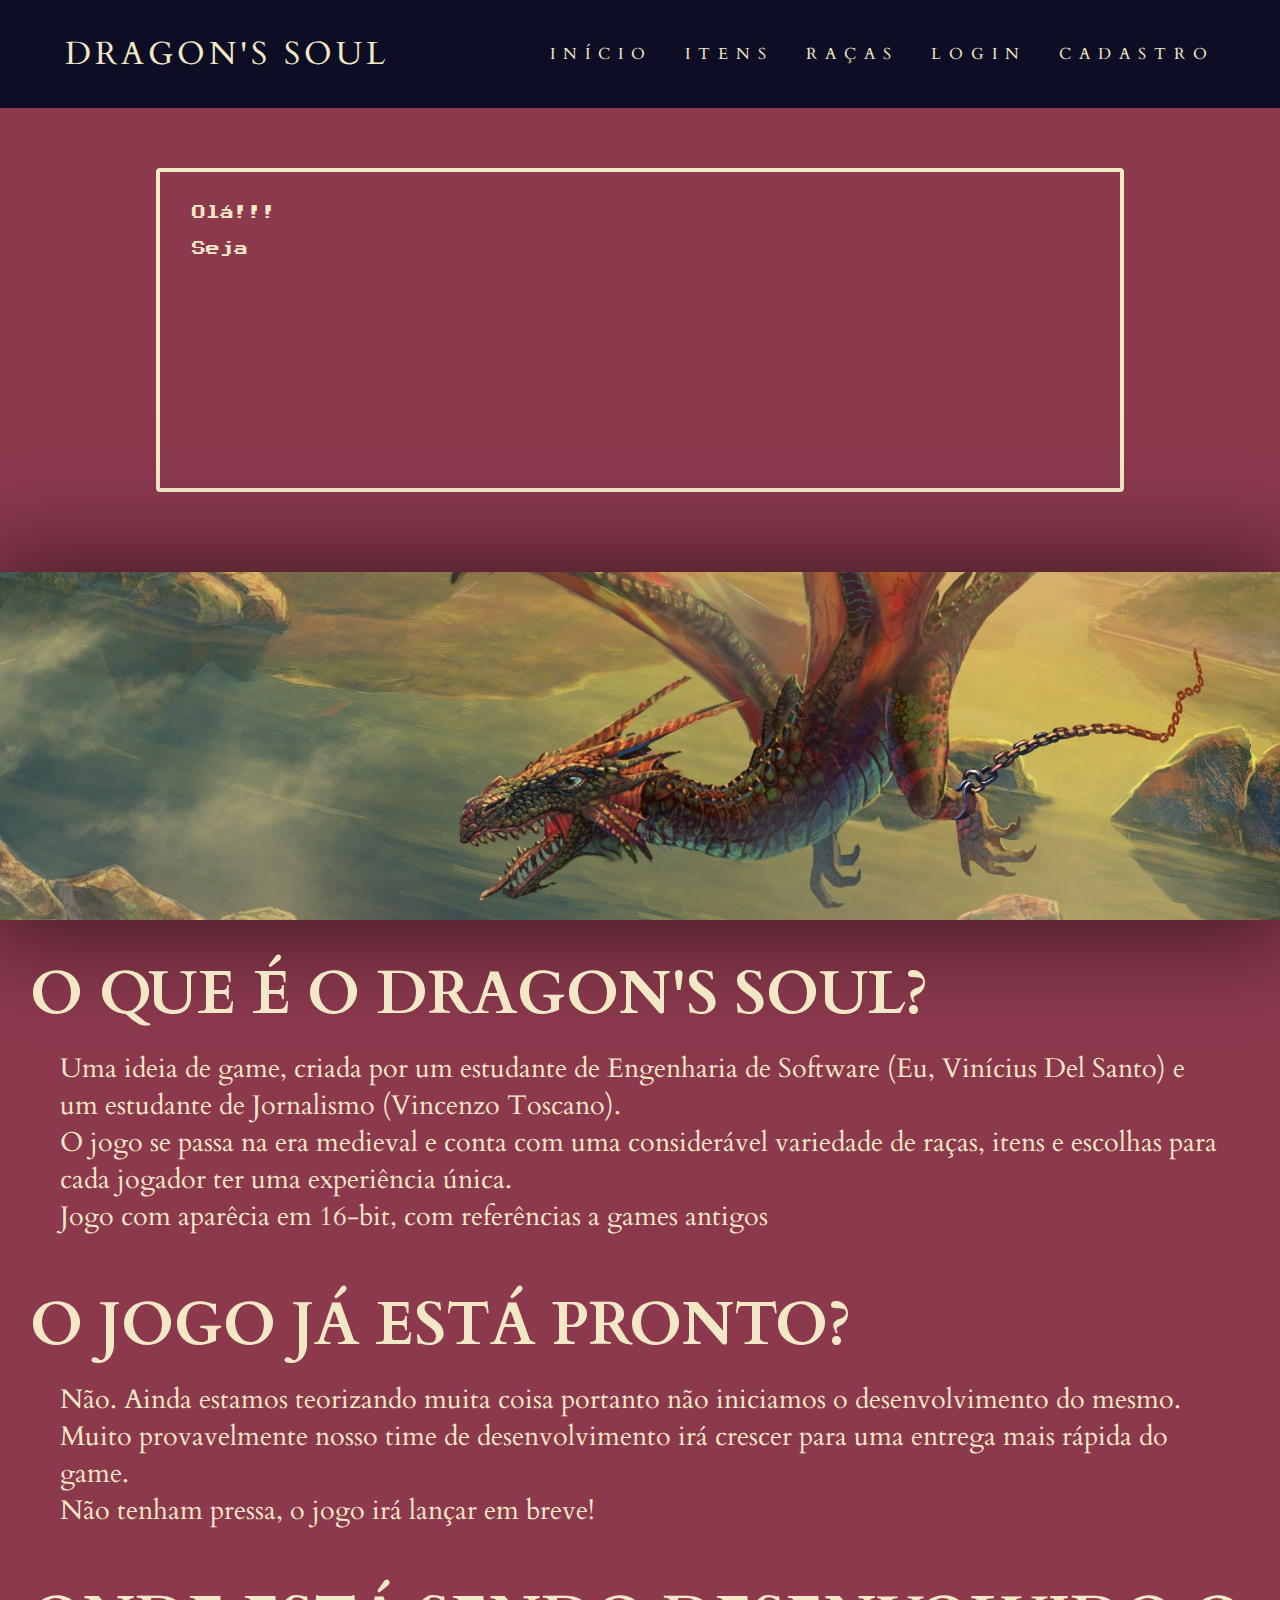
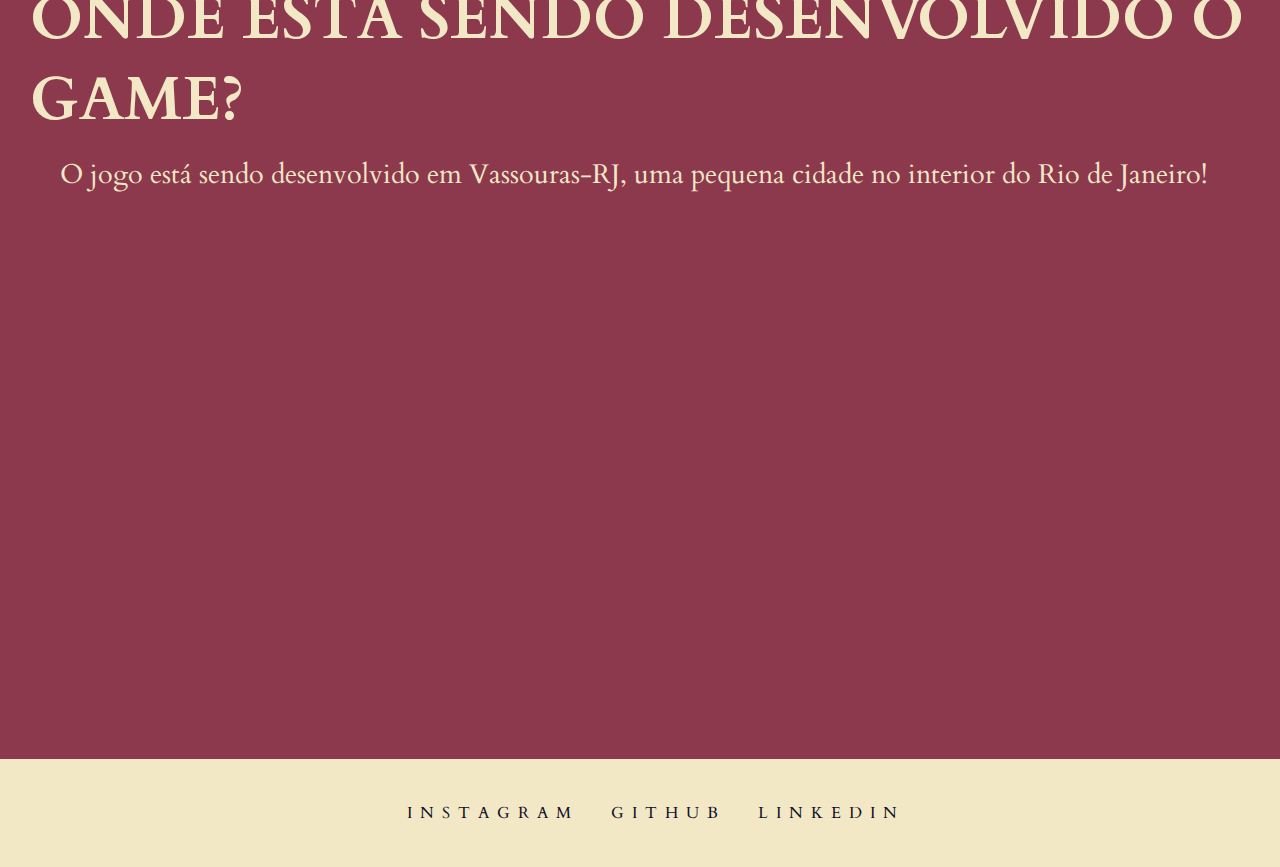
<file: index.html>
<!DOCTYPE html>
<html lang="pt-br">
  <head>
    <meta charset="UTF-8" />
    <meta http-equiv="X-UA-Compatible" content="IE=edge" />
    <meta name="author" content="Vinícius Del Santo" />
    <link rel="stylesheet" href="/css/style.css" />
    <script src="/js/digitacao.js"></script>
    <title>Dragon's Soul</title>
  </head>
  <body>
    <header>
      <nav>
        <a class="titulo-navbar">Dragon's Soul</a>
        <ul class="lista-navbar">
          <li><a href="/index.html">Início</a></li>
          <li><a href="/html/itens.html">Itens</a></li>
          <li><a href="/html/racas.html">Raças</a></li>
          <li><a href="/html/login.html">Login</a></li>
          <li><a href="/html/cadastro.html">Cadastro</a></li>
        </ul>
      </nav>
    </header>
    <main>
      <div class="main-digitacao">
        <p id="digitacao">Olá!!!</p>
        <br />
        <p id="digitacao">Seja bem vindo(a) ao Dragon's Soul!!!</p>
        <br />
        <br /><br />
        <p id="digitacao">Uma guerra entre Morgolen e Vendalkia</p>
        <br />
        <p id="digitacao">Motivada apenas pela ignorância e intolerância</p>
        <br />
        <p id="digitacao">causou a EXTINÇÃO de várias raças,</p>
        <br />
        <p id="digitacao">uma grande quantidade de mortos</p>
        <br />
        <p id="digitacao">
          e a perda de esperança para quem conseguiu sobreviver...
        </p>
        <br />
        <p id="digitacao">
          Você e seu grupo viram a necessidade de recuperar o que sempre foi de
          vocês.
        </p>
        <br />
        <p id="digitacao">
          Será que vocês tem a capacidade de acabar com esses tempos sombrios
        </p>
        <br />
        <p id="digitacao">e resgatar a dignidade de seu povo???</p>
        <br />
      </div>
      <div>
        <img class="dragao" src="/assets/dragão.jpg" alt="" />
      </div>
      <section class="main-descricao">
        <h1><strong>O Que é o Dragon's Soul?</strong></h1>
        <p>
          Uma ideia de game, criada por um estudante de Engenharia de Software
          (Eu, Vinícius Del Santo) e um estudante de Jornalismo (Vincenzo
          Toscano).<br />
          O jogo se passa na era medieval e conta com uma considerável variedade
          de raças, itens e escolhas para cada jogador ter uma experiência
          única.<br />
          Jogo com aparêcia em 16-bit, com referências a games antigos
        </p>

        <h2><strong>O Jogo já está pronto?</strong></h2>
        <p>
          Não. Ainda estamos teorizando muita coisa portanto não iniciamos o
          desenvolvimento do mesmo.<br />
          Muito provavelmente nosso time de desenvolvimento irá crescer para uma
          entrega mais rápida do game.<br />
          Não tenham pressa, o jogo irá lançar em breve!
        </p>
        
        <h2>
            <strong>Onde está sendo desenvolvido o Game?</strong>
        </h2>
        <p>
            O jogo está sendo desenvolvido em Vassouras-RJ, uma pequena cidade no interior do Rio de Janeiro!
        </p>
        <iframe src="https://www.google.com/maps/embed?pb=!1m18!1m12!1m3!1d236130.62109622813!2d-43.70452414130106!3d-22.370955482370572!2m3!1f0!2f0!3f0!3m2!1i1024!2i768!4f13.1!3m3!1m2!1s0x9930ce8a82f68d%3A0x3e3947103c6a043!2sVassouras%20-%20RJ%2C%2027700-000!5e0!3m2!1spt-BR!2sbr!4v1669155553170!5m2!1spt-BR!2sbr" width="800" height="450" style="border:0;" allowfullscreen="" loading="lazy" referrerpolicy="no-referrer-when-downgrade"></iframe>
      </section>
    </main>

    <footer>
      <nav>
        <ul class="lista-footer">
          <li><a href="https://www.instagram.com/delsantx/">Instagram</a></li>
          <li><a href="https://github.com/DelSantx">Github</a></li>
          <li><a href="https://www.linkedin.com/in/vinícius-del-santo-campos-de-silva-0b6989219/">Linkedin</a></li>
        </ul>
      </nav>
    </footer>
  </body>
</html>
</file>
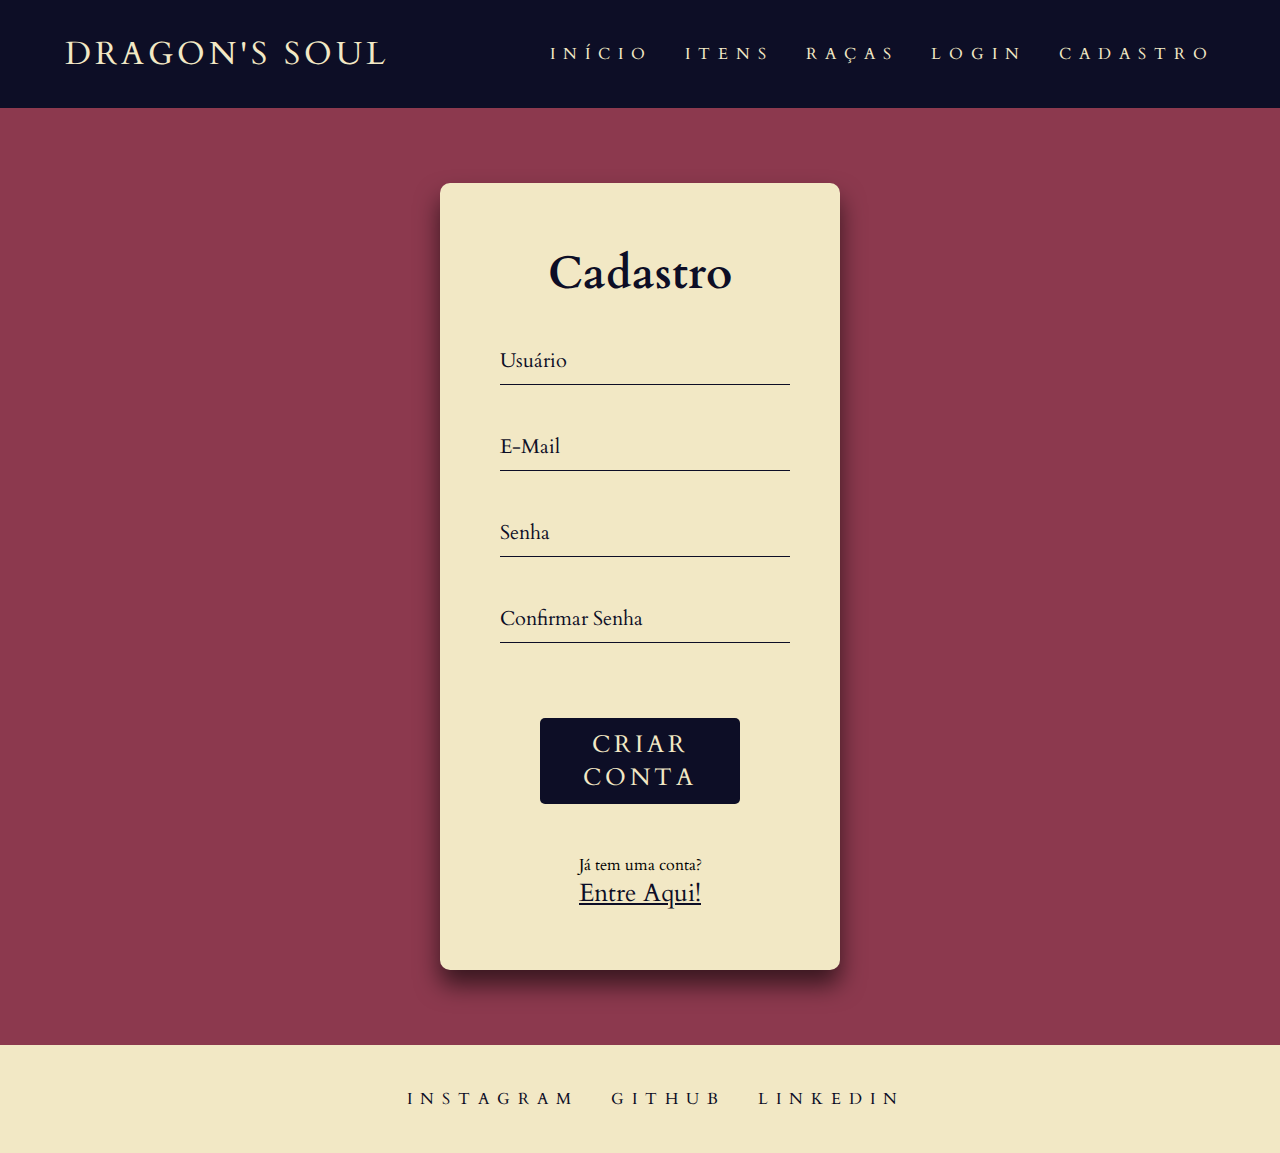
<file: html/cadastro.html>
<!DOCTYPE html>
<html lang="pt-br">
  <head>
    <meta charset="UTF-8" />
    <meta http-equiv="X-UA-Compatible" content="IE=edge" />
    <meta name="author" content="Vinícius Del Santo" />
    <link rel="stylesheet" href="/css/style.css" />
    <script src="/js/digitacao.js"></script>
    <title>Cadastro - Dragon's Soul</title>
  </head>
  <body>
    <header>
      <nav>
        <a class="titulo-navbar">Dragon's Soul</a>
        <ul class="lista-navbar">
          <li><a href="/index.html">Início</a></li>
          <li><a href="/html/itens.html">Itens</a></li>
          <li><a href="/html/racas.html">Raças</a></li>
          <li><a href="/html/login.html">Login</a></li>
          <li><a href="/html/cadastro.html">Cadastro</a></li>
        </ul>
      </nav>
    </header>


      <main>
        <div class="main-form">
          <div class="card">
            <h2>Cadastro</h2>
            <form>
              <div class="label-float">
                <input type="text" id="usuario" placeholder="   " />
                <label for="usuario">Usuário</label>
              </div>

              <div class="label-float">
                <input type="text" id="email" placeholder="   " />
                <label for="email">E-Mail</label>
              </div>

              <div class="label-float">
                <input type="password" id="senha" placeholder="   " />
                <label for="senha">Senha</label>
              </div>

              <div class="label-float">
                <input type="password" id="senha" placeholder="   " />
                <label for="senha"> Confirmar Senha</label>
              </div>

              <div class="alinhar-botao">
                <button>
                  <span></span>
                  <span></span>
                  <span></span>
                  <span></span>
                  Criar Conta
                </button>
              </div>
            </form>
            <p>Já tem uma conta?</p>

            <div class="link-cadastro">
              <a class="link-cadastro" href="/html/login.html"><u>Entre Aqui!</u></a>
            </div>
          </div>
        </div>
      </main>


      <footer>
        <nav>
          <ul class="lista-footer">
            <li><a href="https://www.instagram.com/delsantx/">Instagram</a></li>
            <li><a href="https://github.com/DelSantx">Github</a></li>
            <li><a href="https://www.linkedin.com/in/vinícius-del-santo-campos-de-silva-0b6989219/">Linkedin</a></li>
          </ul>
        </nav>
      </footer>
    </body>
  </html>
</file>
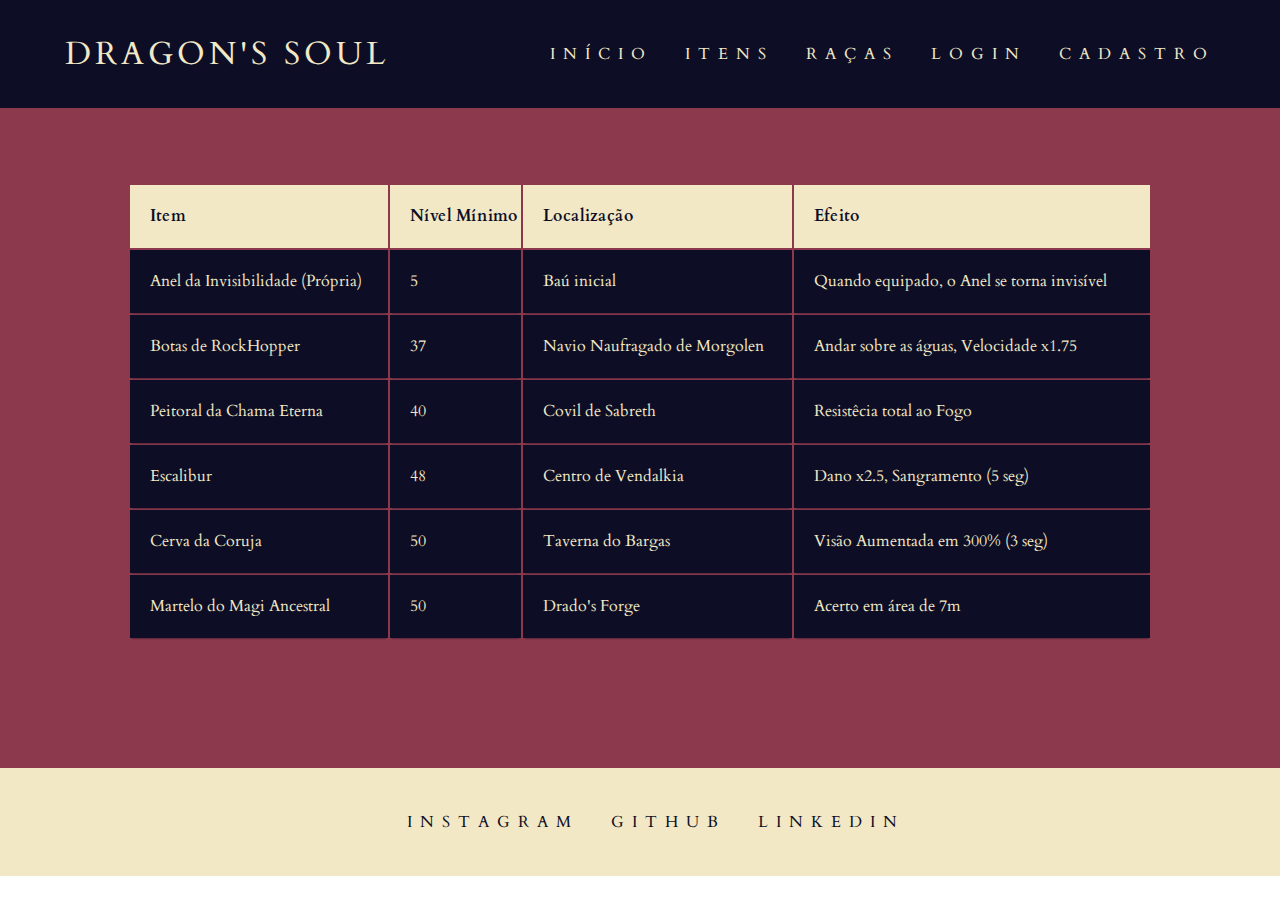
<file: html/itens.html>
<!DOCTYPE html>
<html lang="pt-br">
  <head>
    <meta charset="UTF-8" />
    <meta http-equiv="X-UA-Compatible" content="IE=edge" />
    <meta name="author" content="Vinícius Del Santo" />
    <link rel="stylesheet" href="/css/style.css" />
    <script src="/js/digitacao.js"></script>
    <title>Itens - Dragon's Soul</title>
  </head>
  <body>
    <header>
      <nav>
        <a class="titulo-navbar">Dragon's Soul</a>
        <ul class="lista-navbar">
          <li><a href="/index.html">Início</a></li>
          <li><a href="/html/itens.html">Itens</a></li>
          <li><a href="/html/racas.html">Raças</a></li>
          <li><a href="/html/login.html">Login</a></li>
          <li><a href="/html/cadastro.html">Cadastro</a></li>
        </ul>
      </nav>
    </header>

    <main>

        <table class="tabela">
            <thead>
            <tbody>
                <tr>
                    <th><h1>Item</h1></th>
                    <th><h1>Nível Mínimo</h1></th>
                    <th><h1>Localização</h1></th>
                    <th><h1>Efeito</h1></th>
                </tr>
            </thead> 
            <tr>
                    <td>Anel da Invisibilidade (Própria)</td>
                    <td>5</td>
                    <td>Baú inicial</td>
                    <td>Quando equipado, o Anel se torna invisível</td>
                </tr>
        
                <tr>
                    <td>Botas de RockHopper</td>
                    <td>37</td>
                    <td>Navio Naufragado de Morgolen</td>
                    <td>Andar sobre as águas, Velocidade x1.75</td>
                </tr>
                 <tr>
                    <td>Peitoral da Chama Eterna</td>
                    <td>40</td>
                    <td>Covil de Sabreth</td>
                    <td>Resistêcia total ao Fogo</td>
                </tr>
            <tr>
                    <td>Escalibur</td>
                    <td>48</td>
                    <td>Centro de Vendalkia</td>
                    <td>Dano x2.5, Sangramento (5 seg)</td>
                </tr>
            <tr>
                    <td>Cerva da Coruja</td>
                    <td>50</td>
                    <td>Taverna do Bargas</td>
                    <td>Visão Aumentada em 300% (3 seg)</td>
                </tr>
            <tr>
                    <td>Martelo do Magi Ancestral</td>
                    <td>50</td>
                    <td>Drado's Forge</td>
                    <td>Acerto em área de 7m</td>
                </tr>
            </tbody>
        </table>

    </main>

    <footer>
      <nav>
        <ul class="lista-footer">
          <li><a href="https://www.instagram.com/delsantx/">Instagram</a></li>
          <li><a href="https://github.com/DelSantx">Github</a></li>
          <li><a href="https://www.linkedin.com/in/vinícius-del-santo-campos-de-silva-0b6989219/">Linkedin</a></li>
        </ul>
      </nav>
    </footer>
  </body>
</html>
</file>
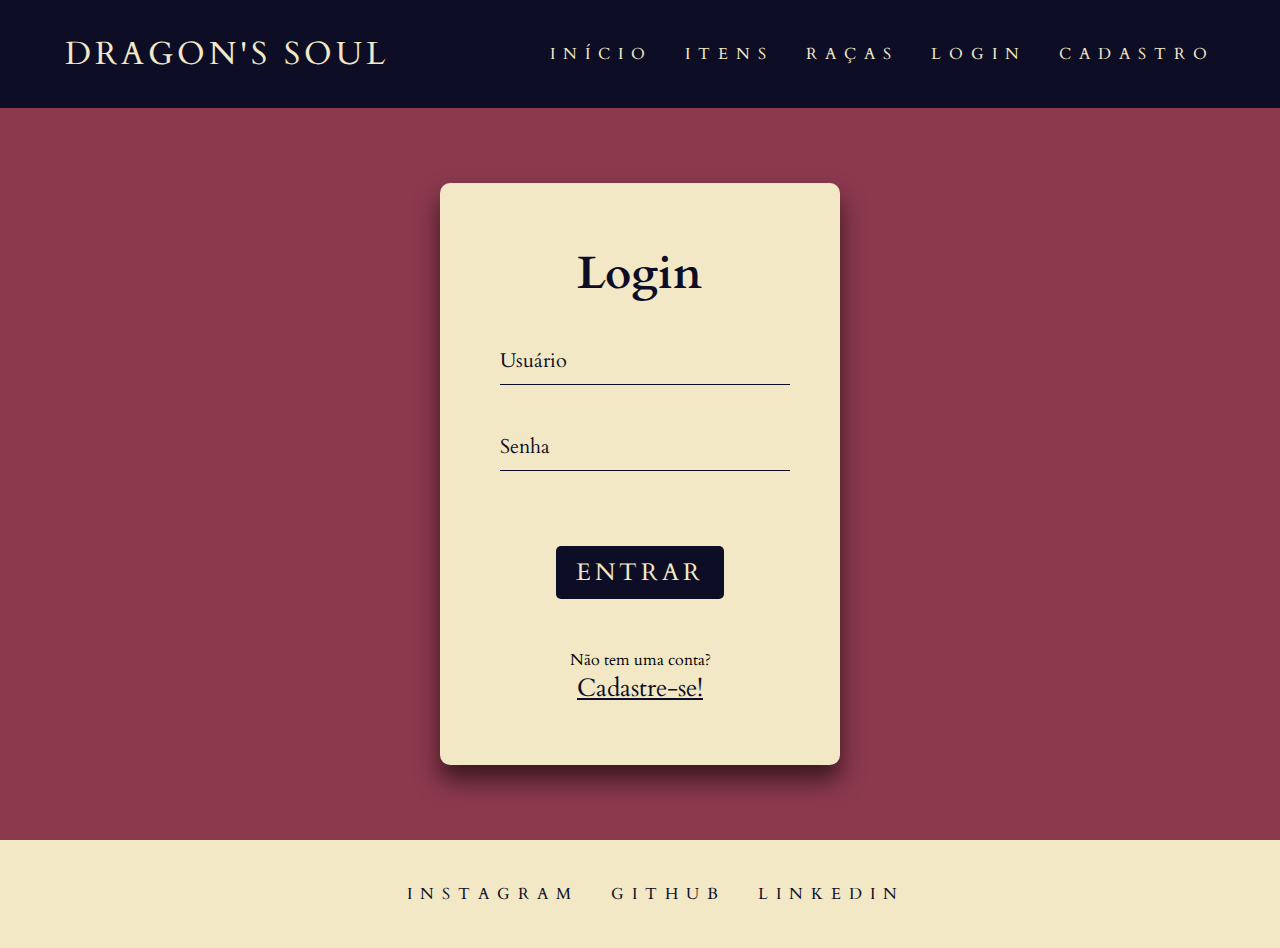
<file: html/login.html>
<!DOCTYPE html>
<html lang="pt-br">
  <head>
    <meta charset="UTF-8" />
    <meta http-equiv="X-UA-Compatible" content="IE=edge" />
    <meta name="author" content="Vinícius Del Santo" />
    <link rel="stylesheet" href="/css/style.css" />
    <script src="/js/digitacao.js"></script>
    <title>Login - Dragon's Soul</title>
  </head>
  <body>
    <header>
      <nav>
        <a class="titulo-navbar">Dragon's Soul</a>
        <ul class="lista-navbar">
          <li><a href="/index.html">Início</a></li>
          <li><a href="/html/itens.html">Itens</a></li>
          <li><a href="/html/racas.html">Raças</a></li>
          <li><a href="/html/login.html">Login</a></li>
          <li><a href="/html/cadastro.html">Cadastro</a></li>
        </ul>
      </nav>
    </header>

      <main>
        <div class="main-form">
          <div class="card">
            <h2>Login</h2>
            <form>
              <div class="label-float">
                <input type="text" id="usuario" placeholder="   " />
                <label for="usuario">Usuário</label>
              </div>

              <div class="label-float">
                <input type="password" id="senha" placeholder="   " />
                <label for="senha">Senha</label>
              </div>

              <div class="alinhar-botao">
                <button>
                  <span></span>
                  <span></span>
                  <span></span>
                  <span></span>
                  Entrar
                </button>
              </div>
            </form>
            <p>Não tem uma conta?</p>

            <div class="link-cadastro">
              <a class="link-cadastro" href="/html/cadastro.html"><u>Cadastre-se!</u></a>
            </div>
          </div>
        </div>
      </main>

      <footer>
        <nav>
          <ul class="lista-footer">
            <li><a href="https://www.instagram.com/delsantx/">Instagram</a></li>
            <li><a href="https://github.com/DelSantx">Github</a></li>
            <li><a href="https://www.linkedin.com/in/vinícius-del-santo-campos-de-silva-0b6989219/">Linkedin</a></li>
          </ul>
        </nav>
      </footer>
    </body>
  </html>
</file>
<file: css/style.css>
@import url("https://fonts.googleapis.com/css2?family=Cardo:wght@700&display=swap");
@import url("https://fonts.googleapis.com/css2?family=Press+Start+2P&display=swap");
@keyframes flash {
  0% {
    opacity: 0;
  }
  49% {
    opacity: 0;
  }
  50% {
    opacity: 1;
  }
  100% {
    opacity: 1;
  }
}

* {
  margin: 0;
  padding: 0;
}

html {
  height: 100%;
}

a {
  color: #f2e8c5;
  text-decoration: none;
  transition: 0.3s;
}

a:hover {
  opacity: 0.7;
}

.titulo-navbar {
  font-size: 32px;
  text-transform: uppercase;
  letter-spacing: 4px;
}

nav {
  display: flex;
  justify-content: space-around;
  align-items: center;
  font-family: "Cardo", serif;
  background: #0d0e26;
  height: 12vh;
}

.lista-navbar {
  list-style: none;
  display: flex;
}

.lista-navbar > li {
  letter-spacing: 8px;
  text-transform: uppercase;
  margin-left: 32px;
}

main {
  background: #8c394e;
  height: 76%;
  display: flex;
  flex-direction: column;
  align-items: center;
  justify-content: space-around;
}

.main-digitacao {
  width: 85%;
  max-width: 70%;
  padding: 2em;
  border: 4px solid #f2e8c5;
  border-radius: 4px;
  margin-top: 60px;
  margin-bottom: 80px;
  margin-left: 35px;
  margin-right: 35px;
}

.main-digitacao > p {
  display: inline;
  color: #f2e8c5;
  font-family: "Press Start 2P", cursive;
  font-size: 14px;
  line-height: 1.3em;
}

.dragao {
  width: 100%;
  margin-bottom: 30px;
  box-shadow: 0px 2px 94px 15px rgba(0, 0, 0, 0.54);
  -webkit-box-shadow: 0px 2px 94px 15px rgba(0, 0, 0, 0.54);
  -moz-box-shadow: 0px 2px 94px 15px rgba(0, 0, 0, 0.54);
}

.main-descricao {
  font-family: "Cardo", serif;
  color: #f2e8c5;
  margin-bottom: 60px;
  align-items: center;
}

.main-descricao > h1 {
  margin-left: 30px;
  margin-bottom: 15px;
  align-items: center;
  font-size: 60px;
  text-transform: uppercase;
}

.main-descricao > h2 {
  margin-left: 30px;
  margin-bottom: 15px;
  align-items: center;
  font-size: 60px;
  text-transform: uppercase;
}

.main-descricao > p {
  margin-left: 60px;
  margin-right: 60px;
  align-items: center;
  font-size: 27px;
  margin-bottom: 50px;
}

span {
  display: none;
  min-width: 1em;
}

footer > nav {
  display: flex;
  justify-content: space-around;
  align-items: center;
  font-family: "Cardo", serif;
  background: #f2e8c5;
  height: 12vh;
}
.lista-footer {
  list-style: none;
  display: flex;
}

.lista-footer > li {
  letter-spacing: 8px;
  text-transform: uppercase;
  margin-left: 32px;
}

.lista-footer > li > a {
  color: #0d0e26;
  text-decoration: none;
  transition: 0.3s;
}

.lista-footer > li > a:hover {
  opacity: 0.7;
}

iframe{
  margin-left: 29%;
}

/* TELA LOGIN */
/* TELA LOGIN */
/* TELA LOGIN */

.main-form {
  display: flex;
  justify-content: center;
  width: 100%;
  height: 76%;
}

.card {
  width: 400px;
  padding: 60px;
  background: #f2e8c5;
  box-sizing: border-box;
  box-shadow: 0 15px 25px rgba(0, 0, 0, 0.6);
  border-radius: 10px;
  margin-top: 75px;
  margin-bottom: 75px;
}

.card > h2 {
  font-family: "Cardo", serif;
  font-size: 45px;
  margin: 0 0 30px;
  padding: 0;
  color: #0d0e26;
  text-align: center;
}

.label-float {
  position: relative;
  width: 100%;
  padding-top: 13px;
  padding-bottom: 5px;
  font-size: 16px;
  color: #0d0e26;
}

.label-float input {
  font-family: "Cardo", serif;
  width: 100%;
  padding: 5px 5px;
  display: inline-block;
  font-size: 20px;
  color: #0d0e26;
  margin-bottom: 30px;
  border: none;
  border-bottom: 1px solid #0d0e26;
  outline: none;
  background: transparent;
  transition: all 0.2s ease-out;
  border-radius: 0;
}

.card .label-float > label {
  font-family: "Cardo", serif;
  font-size: 20px;
  color: #0d0e26;
  pointer-events: none;
  position: absolute;
  top: 0;
  left: 0;
  margin-top: 13px;
  transition: all 0.25s ease-out;
}

.card p {
  font-family: "Cardo", serif;
  margin-top: 10px;
  text-align: center;
  font-size: 22p;
}

.link-cadastro {
  text-align: center;
  font-family: "Cardo", serif;
  font-size: 25px;
  color: #0d0e26;
}

.label-float input:focus {
  border-bottom: 2px solid #0d0e26;
}

.label-float input:focus ~ label {
  font-size: 16px;
  margin-top: 0;
  color: #0d0e26;
}

.label-float input:not(:placeholder-shown) ~ label {
  font-size: 16px;
  margin-top: 0;
  color: #0d0e26;
}

.alinhar-botao {
  text-align: center;
}

button {
  font-family: "Cardo", serif;
  border: none;
  background: #0d0e26;
  border-radius: 5px;
  position: relative;
  display: inline-block;
  padding: 10px 20px;
  color: #f2e8c5;
  font-size: 24px;
  text-decoration: none;
  text-transform: uppercase;
  overflow: hidden;
  transition: 0.5s;
  margin: 40px;
  letter-spacing: 4px;
  cursor: pointer;
}

button:hover {
  font-family: "Cardo", serif;
  background: #8c394e;
  color: #fff;
  border-radius: 5px;
  box-shadow: 0 0 5px #8c394e, 0 0 25px #8c394e, 0 0 50px #8c394e,
    0 0 100px #8c394e;
}

button span {
  position: absolute;
  display: block;
}

button span:nth-child(1) {
  top: 0;
  left: -100%;
  width: 100%;
  height: 7px;
  background: linear-gradient(90deg, transparent, #8c394e);
  animation: btn-anim1 1s linear infinite;
}

@keyframes btn-anim1 {
  0% {
    left: -100%;
  }
  50%,
  100% {
    left: 100%;
  }
}

button span:nth-child(3) {
  bottom: 0;
  right: -100%;
  width: 100%;
  height: 7px;
  background: linear-gradient(270deg, transparent, #8c394e);
  animation: btn-anim3 1s linear infinite;
  animation-delay: 0.5s;
}

@keyframes btn-anim3 {
  0% {
    right: -100%;
  }
  50%,
  100% {
    right: 100%;
  }
}

/* TELA ITENS */
/* TELA ITENS */
/* TELA ITENS */

.tabela th h1 {
  font-weight: bold;
  font-size: 1em;
  text-align: left;
  color: #0d0e26;
}

.tabela td {
  font-weight: normal;
  font-size: 1em;
  -webkit-box-shadow: 0 2px 2px -2px #0e1119;
  -moz-box-shadow: 0 2px 2px -2px #0e1119;
  box-shadow: 0 2px 2px -2px #0e1119;
  color: #f2e8c5;
}

.tabela {
  font-family: "Cardo", serif;
  text-align: left;
  overflow: hidden;
  width: 80%;
  margin: 0 auto;
  margin-top: 75px;
  display: table;
  padding: 0 0 8em 0;
}

.tabela td,
.tabela th {
  padding-bottom: 2%;
  padding-top: 2%;
  padding-left: 2%;
}

/* Background-color of the odd rows */
.tabela tr:nth-child(odd) {
  background-color: #0d0e26;
}

/* Background-color of the even rows */
.tabela tr:nth-child(even) {
  background-color: #0d0e26;
}

.tabela th {
  background-color: #f2e8c5;
}

.tabela td:first-child {
  color: #f2e8c5;
}

/* TELA LISTA
TELA LISTA
TELA LISTA */

.racas{
  width: 100%;
  margin-bottom: 30px;
  box-shadow: 0px 2px 94px 15px rgba(0, 0, 0, 0.54);
  -webkit-box-shadow: 0px 2px 94px 15px rgba(0, 0, 0, 0.54);
  -moz-box-shadow: 0px 2px 94px 15px rgba(0, 0, 0, 0.54);
}

dl{
  margin-top: 60px;
  margin-bottom: 50px;
  margin-left: 40px;
  text-align: left;
  font-family: "Cardo", serif;
  color: #f2e8c5;
}

dt{
  margin-left: 30px;
  margin-bottom: 15px;
  align-items: center;
  font-size: 60px;
  text-transform: uppercase;
}

dd{
  margin-left: 60px;
  margin-right: 60px;
  align-items: center;
  font-size: 27px;
  margin-bottom: 50px;
}
</file>
